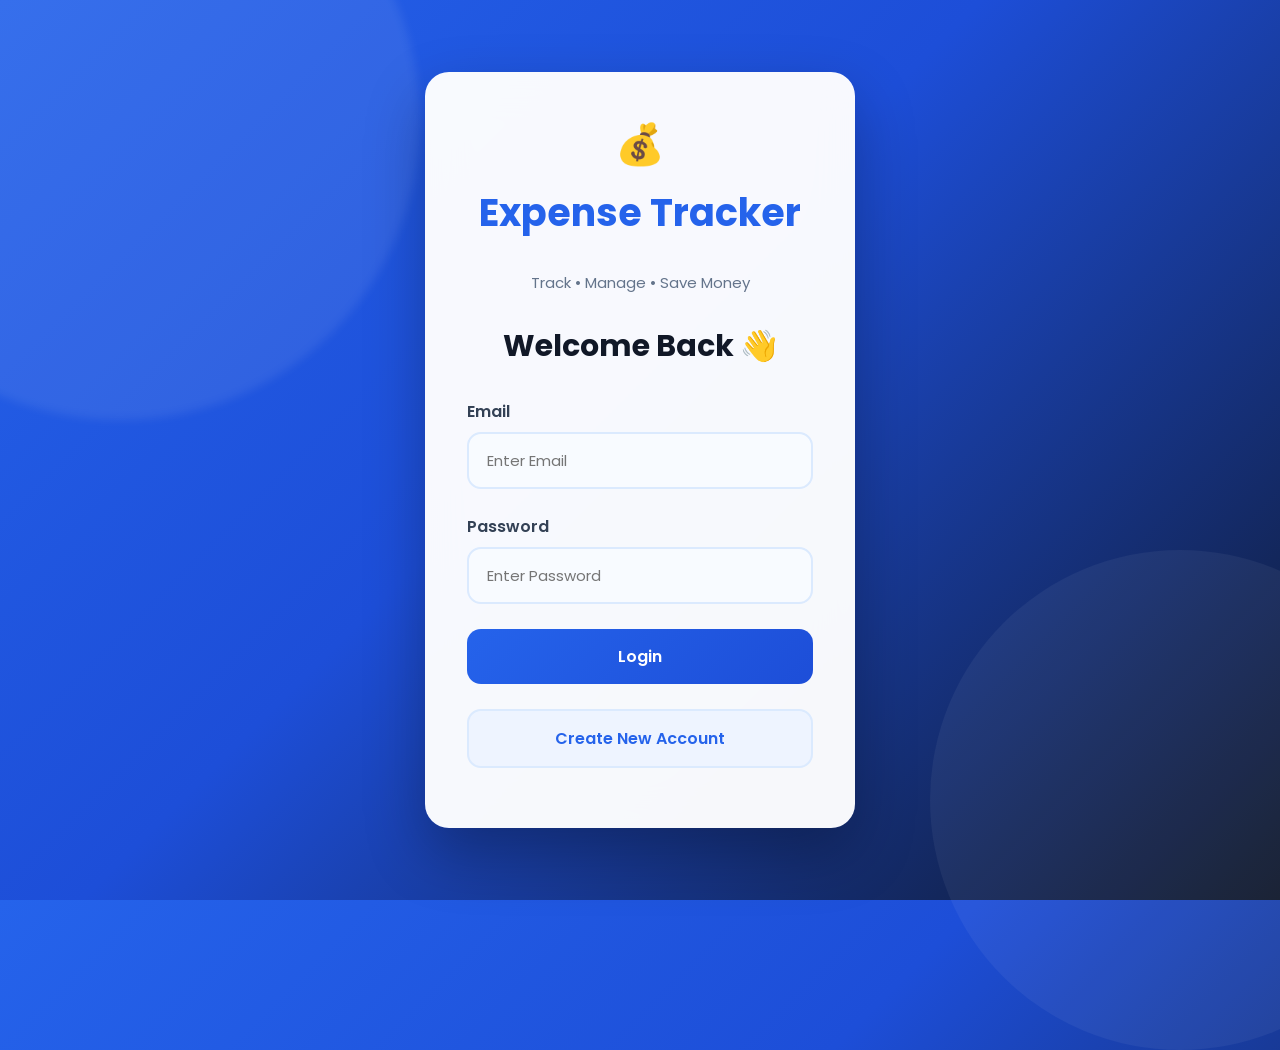
<file: frontend/index.html>
<!DOCTYPE html>
<html lang="en">

<head>

    <meta charset="UTF-8">
    <meta name="viewport" content="width=device-width, initial-scale=1.0">

    <title>Smart Expense Tracker</title>

    <link rel="preconnect" href="https://fonts.googleapis.com">

    <link rel="preconnect" href="https://fonts.gstatic.com" crossorigin>

    <link href="https://fonts.googleapis.com/css2?family=Poppins:wght@300;400;500;600;700&display=swap" rel="stylesheet">

    <link rel="stylesheet" href="style.css">

</head>

<body>

<div class="wrapper">

    <!-- ================= Sidebar ================= -->

    <aside class="sidebar">

        <div class="brand">

            <h2>💰 Expense Tracker</h2>

        </div>

        <ul>

            <li class="active" id="dashboardBtn">🏠 Dashboard</li>
            <li id="addExpenseBtnNav">➕ Add Expense</li>
            <li id="historyBtn">📋 Expense History</li>
            <li id="statisticsBtn">📊 Statistics</li>
            <li id="reportsBtn">📈 Reports</li>
            <li>⚙ Settings</li>
            <li id="logoutBtn">🚪 Logout</li>

        </ul>

    </aside>

    <!-- ================= Main ================= -->

    <div class="main-content">

        <!-- Header -->

        <header>

            <div class="navbar">

                <div>

                    <h1>Smart Expense Tracker</h1>

                    <p>Manage • Track • Save Money</p>

                </div>

                <div class="nav-buttons">

                    <button
    type="button"
    id="themeToggle"
    class="theme-btn">

    🌙

</button>

                    <button
    type="button"
    class="profile-btn"
    id="profileBtn">

    👤 User

</button>

                </div>

            </div>

        </header>

        <main>

            <!-- Hero -->

            <section class="hero" id="dashboard">

                <div class="hero-left">

                    <h2>

                        Take Control of Your Finances 💸

                    </h2>

                    <p>

                        Track your daily expenses, monitor your monthly budget,
                        analyze your spending and save smarter.

                    </p>

                    <button type="button"
                            id="getStartedBtn"
                            class="hero-btn">
                        Get Started →
                    </button>

                </div>

                <div class="hero-right">

                    <div class="hero-card">

                        <h3>Monthly Spending</h3>

                        <h1 id="heroMonthlyExpense">₹0</h1>

                        <span id="heroMonthlyText">Current Month Expense</span>

                    </div>

                </div>

            </section>

            <!-- Dashboard -->

            <section class="dashboard">

                <div class="card">

                    <div class="icon">💰</div>

                    <h3>Total Expense</h3>

                    <h2 id="totalExpense">₹0</h2>

                    <small>Overall Spending</small>

                </div>

                <div class="card">

                    <div class="icon">📅</div>

                    <h3>This Month</h3>

                    <h2 id="monthlyExpense">₹0</h2>

                    <small>Current Month</small>

                </div>

                <div class="card">

                    <div class="icon">🏦</div>

                    <h3>Budget Left</h3>

                    <h2 id="budgetLeft">₹0</h2>

                    <small>Available Budget</small>

                </div>

                <div class="card">

                    <div class="icon">📊</div>

                    <h3>Total Records</h3>

                    <h2 id="totalRecords">0</h2>

                    <small>Expenses Added</small>

                </div>

            </section>

            <!-- ================= Add Expense ================= -->

<section class="expense-section" id="addExpense">

    <div class="section-title">

        <h2 id="formTitle">Add New Expense</h2>

        <p>Record your daily expenses quickly and efficiently.</p>

    </div>

    <form class="expense-form">

        <div class="form-grid">

            <div class="input-group">

                <label>Amount</label>

                <input type="number" id="amount" placeholder="Enter Amount">

            </div>

            <div class="input-group">

                <label>Category</label>

                <select id="category">

                    <option>Select Category</option>
                    <option>Food</option>
                    <option>Travel</option>
                    <option>Shopping</option>
                    <option>Education</option>
                    <option>Entertainment</option>
                    <option>Health</option>
                    <option>Bills</option>
                    <option>Other</option>

                </select>

            </div>

            <div class="input-group">

                <label>Date</label>

                <input type="date" id="date">

            </div>

            <div class="input-group">

                <label>Payment Method</label>

                <select id="paymentMethod">

                    <option>Select Payment</option>
                    <option>Cash</option>
                    <option>UPI</option>
                    <option>Credit Card</option>
                    <option>Debit Card</option>
                    <option>Net Banking</option>

                </select>

            </div>

        </div>

        <div class="input-group full">

            <label>Description</label>

            <textarea id="description" placeholder="Write something about this expense..."></textarea>

        </div>

        <button type="button" id="addExpenseBtn" class="add-btn">
            <span id="buttonText">Add Expense</span>
        </button>

    </form>

</section>

<!-- ================= Expense History ================= -->

<section class="expense-history" id="expenseHistory">

    <div id="reports"></div>

    <div class="history-header">

        <div>

            <h2>Expense History</h2>

            <p>Manage all recorded expenses.</p>

        </div>

        <button
            type="button"
            id="exportBtn"
            class="export-btn">
            Export Report
        </button>

    </div>

    <div class="history-toolbar">

        <input
    type="text"
    id="searchBox"
    placeholder="Search by Category or Description">

        <select id="sortSelect">

            <option value="">Sort By</option>
            <option value="date">Date</option>
            <option value="amount">Amount</option>
            <option value="category">Category</option>

        </select>

    </div>

    <div class="table-container">

        <table>

            <thead>

                <tr>

                    <th>ID</th>
                    <th>Date</th>
                    <th>Category</th>
                    <th>Amount</th>
                    <th>Payment</th>
                    <th>Description</th>
                    <th>Action</th>

                </tr>

            </thead>

            <tbody id="expenseTable">

</tbody>

        </table>

    </div>

</section>

<!-- ================= Statistics ================= -->

<section class="stats" id="statistics">

    <div class="stat-card">

        
    <h3>Highest Expense</h3>
    <h2 id="highestExpense">₹0</h2>

    </div>

    <div class="stat-card">

        <h3>Lowest Expense</h3>
        <h2 id="lowestExpense">₹0</h2>

    </div>

    <div class="stat-card">

        <h3>Average Expense</h3>
        <h2 id="averageExpense">₹0</h2>


    </div>

</section>

</main>

<footer>

    <p>

        © 2026 Smart Expense Tracker | Developed by Tanish

    </p>

</footer>

</div>

</div>

<!-- ================= Statistics Modal ================= -->

<div id="statsModal" class="modal">

    <div class="modal-content">

        <span id="closeStats" class="close">&times;</span>

        <h2>📊 Expense Statistics</h2>

        <p class="modal-subtitle">
    Live Financial Overview • Updated Automatically
</p>

        <div class="modal-card">

    <h3>💰 Highest Expense</h3>

    <h2 id="modalHighest">₹0</h2>

    <div class="progress">

        <div id="highestBar" class="progress-fill"></div>

    </div>

</div>

       <div class="modal-card">

    <h3>💸 Lowest Expense</h3>

    <h2 id="modalLowest">₹0</h2>

    <div class="progress">

        <div id="lowestBar" class="progress-fill"></div>

    </div>

</div>

        <div class="modal-card">

    <h3>📈 Average Expense</h3>

    <h2 id="modalAverage">₹0</h2>

    <div class="progress">

        <div id="averageBar" class="progress-fill"></div>

    </div>

</div>

        <div class="modal-card">

    <h3>📁 Total Records</h3>

    <h2 id="modalRecords">0</h2>

    <div class="progress">

        <div id="recordBar" class="progress-fill"></div>

    </div>

</div>

    </div>

</div>

<!-- ================= Reports Modal ================= -->

<div id="reportModal" class="modal">

    <div class="modal-content">

        <span id="closeReport" class="close">&times;</span>

        <h2>📈 Expense Report</h2>

        <p class="modal-subtitle">
    Download your latest expense report
</p>

        <div class="modal-card">
            <h3>Total Expense</h3>
            <h2 id="reportTotal">₹0</h2>
        </div>

        <div class="modal-card">
            <h3>This Month</h3>
            <h2 id="reportMonth">₹0</h2>
        </div>

        <button
            id="reportExportBtn"
            class="export-btn">

            📥 Export CSV

        </button>

    </div>

</div>

<script>
if (localStorage.getItem("loggedIn") !== "true")
{
    window.location.href = "login.html";
}
</script>

<script src="script.js"></script>

</body>

</html>
</file>
<file: frontend/style.css>
/* ==============================
        GOOGLE RESET
================================= */

*{
    margin:0;
    padding:0;
    box-sizing:border-box;
    font-family:'Poppins',sans-serif;
}

:root{

    --primary:#2563eb;
    --primary-dark:#1d4ed8;
    --success:#16a34a;
    --danger:#dc2626;
    --warning:#f59e0b;

    --background:#f4f7fe;
    --white:#ffffff;

    --text:#1e293b;
    --light-text:#64748b;

    --shadow:0 15px 35px rgba(0,0,0,.08);

    --radius:18px;

}

body{

    background:var(--background);
    color:var(--text);

}

/* ==============================
        LAYOUT
================================= */

.wrapper{

    display:flex;

    min-height:100vh;

}

/* ==============================
        SIDEBAR
================================= */

.sidebar{

    width:260px;

    background:linear-gradient(180deg,#2563eb,#1d4ed8,#1e3a8a);

    color:white;

    padding:35px 25px;

    position:fixed;

    top:0;

    left:0;

    bottom:0;

}

.brand{

    text-align:center;

    margin-bottom:50px;

}

.brand h2{

    font-size:28px;

}

.sidebar ul{

    list-style:none;

}

.sidebar li{

    padding:18px;

    margin-bottom:12px;

    border-radius:12px;

    cursor:pointer;

    transition:.3s;

    font-size:17px;

}

.sidebar li:hover{

    background:rgba(255,255,255,.15);

}

.sidebar .active{

    background:linear-gradient(135deg,#1e40af,#3b82f6);

    color:white;

    font-weight:600;

    box-shadow:
        0 10px 25px rgba(0,0,0,.25);

    border-left:5px solid #facc15;
}

/* ==============================
        MAIN
================================= */

.main-content{

    margin-left:260px;

    width:calc(100% - 260px);

}

/* ==============================
        NAVBAR
================================= */

header{

    background:white;

    padding:25px 50px;

    box-shadow:var(--shadow);

    position:sticky;

    top:0;

    z-index:100;

}

.navbar{

    display:flex;

    justify-content:space-between;

    align-items:center;

}

.navbar h1{

    font-size:34px;

    font-weight:700;

}

.navbar p{

    margin-top:5px;

    color:var(--light-text);

}

.nav-buttons{

    display:flex;

    gap:15px;

}

.theme-btn,
.profile-btn{

    border:none;

    padding:14px 22px;

    border-radius:12px;

    cursor:pointer;

    font-size:16px;

    transition:.3s;

}

.theme-btn{

    background:#eef2ff;

}

.profile-btn{

    background:var(--primary);

    color:white;

}

.theme-btn:hover,
.profile-btn:hover{

    transform:translateY(-3px);

}

/* ==============================
        MAIN CONTAINER
================================= */

main{

    padding:40px;

}



/* ==============================
        HERO SECTION
================================= */

.hero{

    display:grid;

    grid-template-columns:2fr 1fr;

    gap:40px;

    align-items:center;

    margin-bottom:30px;

}

.hero-left h2{

    font-size:48px;

    font-weight:700;

    line-height:1.3;

    color:var(--text);

}

.hero-left p{

    margin:25px 0;

    font-size:19px;

    line-height:1.8;

    color:var(--light-text);

}

.hero-btn{

    background:linear-gradient(135deg,var(--primary),var(--primary-dark));

    color:white;

    border:none;

    padding:18px 40px;

    border-radius:14px;

    cursor:pointer;

    font-size:18px;

    font-weight:600;

    transition:.3s;

    box-shadow:var(--shadow);

}

.hero-btn:hover
{
    transform:
        translateY(-5px)
        scale(1.05);

    box-shadow:
        0 18px 35px rgba(37,99,235,.35);
}


/* ==============================
        HERO CARD
================================= */

.hero-card{

    background:linear-gradient(135deg,#2563eb,#3b82f6);

    color:white;

    padding:40px;

    border-radius:24px;

    box-shadow:var(--shadow);

}

.hero-card
{
    position: relative;

    overflow: hidden;
}

.hero-card::before
{
    content: "";

    position: absolute;

    width: 220px;
    height: 220px;

    border-radius: 50%;

    background: rgba(255,255,255,.12);

    top: -80px;
    right: -80px;
}

.hero-card::after
{
    content: "";

    position: absolute;

    width: 120px;
    height: 120px;

    border-radius: 50%;

    background: rgba(255,255,255,.08);

    bottom: -35px;
    left: -35px;
}

.hero-card h3{

    font-size:20px;

    opacity:.9;

}

.hero-card h1{

    margin:20px 0;

    font-size:52px;

}

.hero-card span{

    font-size:16px;

    opacity:.9;

}

/* ==============================
        DASHBOARD
================================= */

.dashboard{

    display:grid;

    grid-template-columns:repeat(4,1fr);

    gap:18px;

    margin-bottom:45px;

}

/* ==============================
            CARD
================================= */

.card{

    background:white;

    padding:30px;

    border-radius:20px;

    box-shadow:var(--shadow);

    transition:.3s;

    border-top:5px solid var(--primary);

}

.card:hover
{
    transform:
        translateY(-10px)
        scale(1.03);

    box-shadow:
        0 25px 50px rgba(37,99,235,.25);

    border-top:5px solid #8b5cf6;
}


.card:hover .icon
{
    transform:rotate(-8deg) scale(1.12);

    box-shadow:
        0 15px 30px rgba(59,130,246,.35);
}


.icon{

    width:70px;

    height:70px;

    display:flex;

    justify-content:center;

    align-items:center;

    font-size:32px;

    border-radius:18px;

    margin-bottom:20px;

    background:linear-gradient(135deg,#eef4ff,#dbeafe);

    box-shadow:
        0 10px 20px rgba(37,99,235,.15);

    transition:.3s;
}

.card h3{

    font-size:20px;

    color:var(--light-text);

}

.card h2{

    margin:18px 0;

    font-size:36px;

    color:var(--primary);

}

.card small{

    color:#94a3b8;

    font-size:15px;

}


/* ==============================
        SECTION TITLE
================================= */

.section-title{

    margin-bottom:30px;

}

.section-title h2{

    font-size:34px;

    color:var(--text);

}

.section-title p{

    margin-top:8px;

    color:var(--light-text);

    font-size:17px;

}

/* ==============================
        EXPENSE FORM
================================= */

.expense-section{

    background:var(--white);

    padding:40px;

    border-radius:24px;

    box-shadow:var(--shadow);

    margin-bottom:60px;

}

.expense-form{

    width:100%;

}

.form-grid{

    display:grid;

    grid-template-columns:repeat(2,1fr);

    gap:25px;

}

.input-group{

    display:flex;

    flex-direction:column;

}

.input-group label{

    margin-bottom:10px;

    font-size:16px;

    font-weight:600;

    color:var(--text);

}

.input-group input,
.input-group select,
.input-group textarea{

    width:100%;

    padding:18px;

    border:2px solid #dbe4f0;

    border-radius:14px;

    font-size:17px;

    background:#fafcff;

    transition:.3s;

}

.input-group input:focus,
.input-group select:focus,
.input-group textarea:focus{

    outline:none;

    border-color:var(--primary);

    box-shadow:0 0 12px rgba(37,99,235,.2);

    background:white;

}

.full{

    margin-top:25px;

}

.full textarea{

    min-height:150px;

    resize:none;

}

.add-btn{

    margin-top:30px;

    width:100%;

    padding:20px;

    border:none;

    border-radius:16px;

    background:linear-gradient(135deg,var(--primary),var(--primary-dark));

    color:white;

    font-size:20px;

    font-weight:600;

    cursor:pointer;

    transition:.3s;

}

.add-btn:hover{

    transform:translateY(-3px);

    box-shadow:0 18px 35px rgba(37,99,235,.25);

}


/* ==============================
        HISTORY SECTION
================================= */

.expense-history{

    background:var(--white);

    padding:40px;

    border-radius:24px;

    box-shadow:var(--shadow);

    margin-bottom:60px;

}

.history-header{

    display:flex;

    justify-content:space-between;

    align-items:center;

    margin-bottom:25px;

}

.history-header h2{

    font-size:32px;

}

.history-header p{

    margin-top:8px;

    color:var(--light-text);

}

.export-btn{

    background:var(--success);

    color:white;

    border:none;

    padding:14px 25px;

    border-radius:12px;

    cursor:pointer;

    font-size:16px;

    transition:.3s;

}

.export-btn:hover{

    transform:translateY(-3px);

}

/* ==============================
        SEARCH BAR
================================= */

.history-toolbar{

    display:flex;

    gap:20px;

    margin-bottom:25px;

}

.history-toolbar input,
.history-toolbar select{

    flex:1;

    padding:16px 18px;

    border:2px solid #dbe4f0;

    border-radius:14px;

    font-size:16px;

}

.history-toolbar input:focus,
.history-toolbar select:focus{

    outline:none;

    border-color:var(--primary);

}

/* ==============================
        TABLE
================================= */

.table-container{

    overflow-x:auto;

}

table{

    width:100%;

    border-collapse:collapse;

}

thead{

    background:var(--primary);

}

thead th{

    color:white;

    padding:18px;

    font-size:17px;

}

tbody td{

    padding:18px;

    text-align:center;

    border-bottom:1px solid #e5e7eb;

}

tbody tr{

    transition:.3s;

}

tbody tr:hover{

    background:#eef4ff;

}

.edit-btn{

    background:#2563eb;

    color:white;

    border:none;

    padding:8px 14px;

    border-radius:8px;

    margin-right:8px;

    cursor:pointer;

}

.delete-btn{

    background:#dc2626;

    color:white;

    border:none;

    padding:8px 14px;

    border-radius:8px;

    cursor:pointer;

}

/* ==============================
        STATS
================================= */

.stats{

    display:grid;

    grid-template-columns:repeat(3,1fr);

    gap:25px;

    margin-bottom:60px;

}

.stat-card{

    background:white;

    padding:35px;

    border-radius:20px;

    text-align:center;

    box-shadow:var(--shadow);

}

.stat-card h3{

    color:var(--light-text);

    margin-bottom:15px;

}

.stat-card h2{

    color:var(--primary);

    font-size:38px;

}

/* ==============================
        FOOTER
================================= */

footer{

    background:#0f172a;

    color:white;

    text-align:center;

    padding:30px;

}

footer p{

    opacity:.85;

    font-size:15px;

}

/* ==============================
        RESPONSIVE
================================= */

@media(max-width:1100px){

    .dashboard{

        grid-template-columns:repeat(2,1fr);

    }

    .stats{

        grid-template-columns:1fr;

    }

    .hero{

        grid-template-columns:1fr;

    }

}

@media(max-width:768px){

    .sidebar{

        display:none;

    }

    .main-content{

        width:100%;

        margin-left:0;

    }

    header{

        padding:20px;

    }

    main{

        padding:20px;

    }

    .navbar{

        flex-direction:column;

        gap:20px;

        text-align:center;

    }

    .form-grid{

        grid-template-columns:1fr;

    }

    .history-toolbar{

        flex-direction:column;

    }

    .dashboard{

        grid-template-columns:1fr;

    }

}


/* ================= MODAL ================= */

.modal
{
    display:none;

    position:fixed;

    left:0;
    top:0;

    width:100%;
    height:100%;

    justify-content:center;
    align-items:center;

    background:rgba(20,25,40,.35);

    backdrop-filter: blur(8px);

    -webkit-backdrop-filter: blur(8px);

    z-index:9999;
}

.modal-content
{
    width: 430px;

    padding: 28px;

    border-radius: 24px;

    background: rgba(255,255,255,0.15);

    backdrop-filter: blur(18px);
    -webkit-backdrop-filter: blur(18px);

    border: 1px solid rgba(255,255,255,0.25);

    box-shadow:
        0 20px 60px rgba(0,0,0,.30),
        inset 0 1px 1px rgba(255,255,255,.35);

    animation: popup .35s ease;
    
    box-shadow:
    0 0 25px rgba(99,102,241,.25),
    0 20px 60px rgba(0,0,0,.25);
}

@keyframes popup
{
    from
    {
        transform: scale(.8);
        opacity:0;
    }

    to
    {
        transform: scale(1);
        opacity:1;
    }
}

.close
{
    float:right;

    width:38px;
    height:38px;

    border-radius:50%;

    display:flex;
    justify-content:center;
    align-items:center;

    cursor:pointer;

    background:rgba(255,255,255,.15);

    transition:.25s;

    font-size:24px;
}

.close:hover
{
    background:#ff4d4d;

    color:white;

    transform:rotate(90deg);
}

.modal-card
{
    margin: 18px 0;

    padding: 18px;

    border-radius: 18px;

    background: rgba(255,255,255,.18);

    border: 1px solid rgba(255,255,255,.25);

    backdrop-filter: blur(10px);

    transition: .3s;
}

.modal-card:hover
{
    transform:
        translateY(-8px)
        scale(1.03);

    background: rgba(255,255,255,.30);

    box-shadow:
        0 15px 40px rgba(79,70,229,.25);

    border-color: rgba(99,102,241,.5);
}

.modal-card h3
{
    margin-bottom:8px;
}

.modal-card h2
{
    color:#4f46e5;
}

.progress
{
    width:100%;

    height:10px;

    background:rgba(255,255,255,.25);

    border-radius:50px;

    overflow:hidden;

    margin-top:14px;
}

.progress-fill
{
    width:0%;

    height:100%;

    border-radius:50px;

    background:linear-gradient(
        90deg,
        #06b6d4,
        #3b82f6,
        #8b5cf6,
        #ec4899
    );

    background-size:300%;

    animation:gradientMove 4s linear infinite;

    transition:width 1s ease;

    box-shadow:
        0 0 10px rgba(59,130,246,.6),
        0 0 20px rgba(139,92,246,.5);
}

@keyframes gradientMove
{
    0%
    {
        background-position:0%;
    }

    100%
    {
        background-position:300%;
    }
}

.modal-subtitle
{
    margin-top:8px;

    margin-bottom:20px;

    text-align:center;

    color:#6b7280;

    font-size:14px;

    letter-spacing:.5px;
}

/* Dashboard Card Colors */

.dashboard .card:nth-child(1) .icon
{
    background:linear-gradient(135deg,#fef3c7,#fde68a);
}

.dashboard .card:nth-child(2) .icon
{
    background:linear-gradient(135deg,#dbeafe,#bfdbfe);
}

.dashboard .card:nth-child(3) .icon
{
    background:linear-gradient(135deg,#dcfce7,#bbf7d0);
}

.dashboard .card:nth-child(4) .icon
{
    background:linear-gradient(135deg,#ede9fe,#ddd6fe);
}


/* ================= DARK MODE ================= */

body.dark
{
    background:#0f172a;
    color:#f8fafc;
}

body.dark header,
body.dark .card,
body.dark .expense-section,
body.dark .expense-history,
body.dark .stat-card
{
    background:#1e293b;

    color:white;
}

body.dark .hero-left h2,
body.dark .section-title h2,
body.dark .history-header h2,
body.dark .card h3,
body.dark .card small,
body.dark label,
body.dark th,
body.dark td,
body.dark p
{
    color:#e2e8f0;
}

body.dark input,
body.dark select,
body.dark textarea
{
    background:#334155;

    color:white;

    border-color:#475569;
}




body.dark input::placeholder,
body.dark textarea::placeholder
{
    color:#cbd5e1;
}

body.dark table tbody tr:hover
{
    background:#334155;
}

body.dark .theme-btn
{
    background:#334155;

    color:white;
}


/* Dark Mode Focus Fix */

body.dark .input-group input:focus,
body.dark .input-group select:focus,
body.dark .input-group textarea:focus
{
    background:#334155 !important;

    color:#ffffff !important;

    border-color:#60a5fa;

    box-shadow:0 0 12px rgba(96,165,250,.35);
}

body.dark textarea
{
    color:#ffffff !important;

    caret-color:#ffffff;
}
</file>
<file: frontend/login.css>
*{
    margin:0;
    padding:0;
    box-sizing:border-box;
    font-family:'Poppins',sans-serif;
}

body{
    min-height:100vh;
    display:flex;
    justify-content:center;
    align-items:center;
    background:linear-gradient(135deg,#2563eb 0%,#1d4ed8 45%,#0f172a 100%);
    overflow:hidden;
    position:relative;
}

body::before{
    content:"";
    position:absolute;
    width:600px;
    height:600px;
    background:rgba(255,255,255,.08);
    border-radius:50%;
    top:-180px;
    left:-180px;
    filter:blur(5px);
}

body::after{
    content:"";
    position:absolute;
    width:500px;
    height:500px;
    background:rgba(255,255,255,.05);
    border-radius:50%;
    right:-150px;
    bottom:-150px;
}

.login-card{
    width:430px;
    background:rgba(255,255,255,.97);
    backdrop-filter:blur(20px);
    border-radius:24px;
    padding:42px;
    box-shadow:0 25px 60px rgba(0,0,0,.28);
    position:relative;
    z-index:10;
    animation:popup .5s ease;
}

@keyframes popup{
    from{
        opacity:0;
        transform:translateY(25px) scale(.95);
    }
    to{
        opacity:1;
        transform:translateY(0) scale(1);
    }
}

h1{
    text-align:center;
    color:#2563eb;
    font-size:40px;
    margin-bottom:8px;
}

.subtitle{
    text-align:center;
    color:#64748b;
    margin-bottom:30px;
    font-size:15px;
}

h2{
    text-align:center;
    color:#111827;
    margin-bottom:30px;
    font-size:30px;
}

label{
    display:block;
    margin-bottom:8px;
    color:#334155;
    font-weight:600;
}

input{
    width:100%;
    padding:15px 18px;
    border:2px solid #dbeafe;
    border-radius:14px;
    font-size:15px;
    outline:none;
    transition:.3s;
    background:#f8fbff;
}

input:focus{
    border-color:#2563eb;
    background:white;
    box-shadow:0 0 15px rgba(37,99,235,.18);
}

button{
    width:100%;
    padding:15px;
    border:none;
    border-radius:14px;
    font-size:16px;
    font-weight:600;
    cursor:pointer;
    transition:.3s;
}

#submitBtn{
    background:linear-gradient(135deg,#2563eb,#1d4ed8);
    color:white;
}

#submitBtn:hover{
    transform:translateY(-3px);
    box-shadow:0 12px 25px rgba(37,99,235,.35);
}

.secondary-btn{
    background:#eef4ff;
    color:#2563eb;
    border:2px solid #dbeafe;
}

.secondary-btn:hover{
    background:#2563eb;
    color:white;
    transform:translateY(-3px);
}

#message{
    text-align:center;
    margin-top:18px;
    color:#dc2626;
    font-weight:600;
}

@media(max-width:500px){

.login-card{
    width:92%;
    padding:30px;
}

h1{
    font-size:32px;
}

h2{
    font-size:25px;
}

}
</file>
